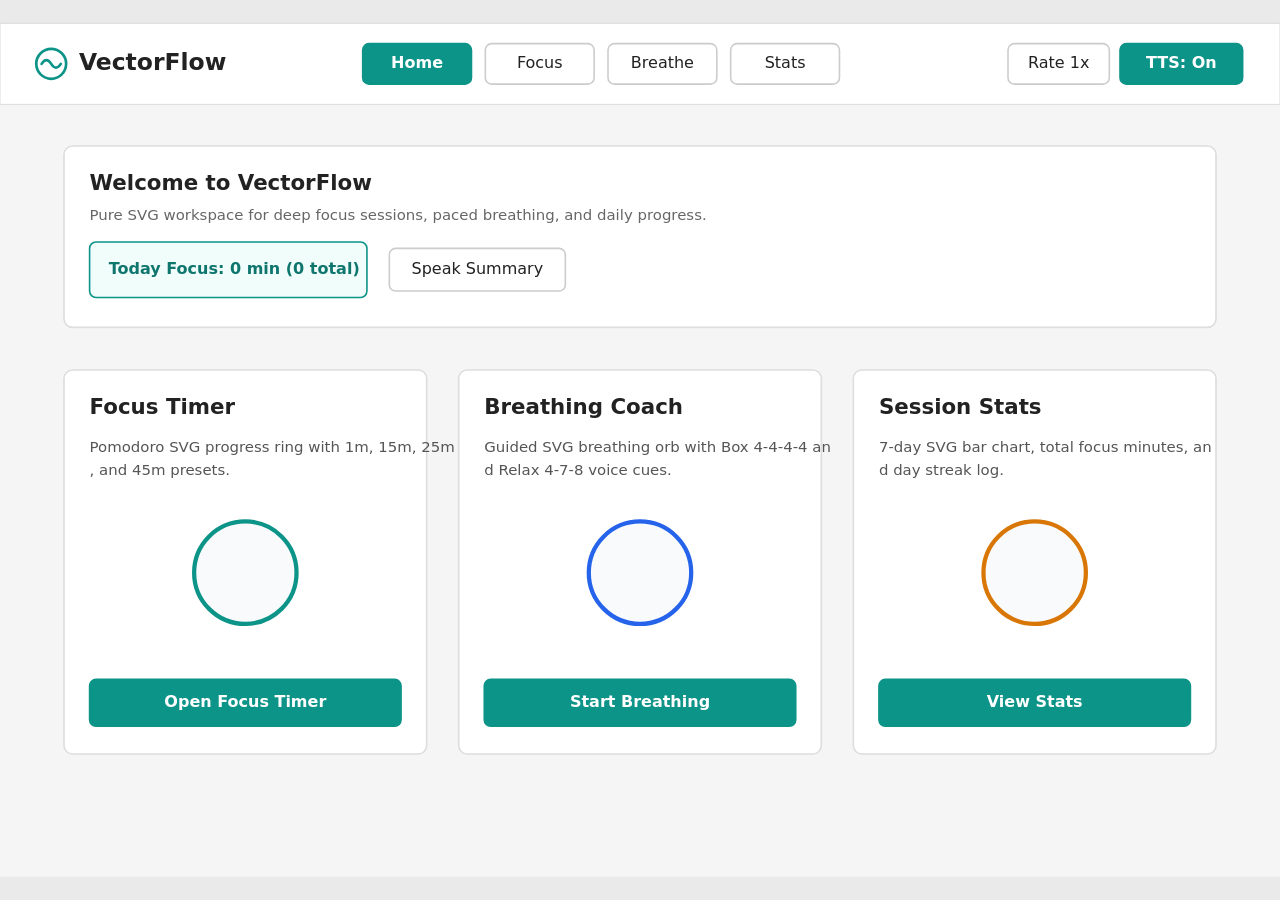
<file: index.html>
<!DOCTYPE html>
<html lang="en">
<head>
  <meta charset="UTF-8">
  <meta name="viewport" content="width=device-width, initial-scale=1.0">
  <title>VectorFlow</title>
  <link rel="stylesheet" href="styles.css">
</head>
<body>
  <svg id="app-svg" viewBox="0 0 1200 800" preserveAspectRatio="xMidYMid meet">
    <rect x="0" y="0" width="1200" height="800" fill="#f5f5f5"></rect>
    <g id="nav-bar"></g>
    <g id="view-container"></g>
  </svg>
  <script type="module" src="js/main.js"></script>
</body>
</html>
</file>
<file: styles.css>
* {
  box-sizing: border-box;
  margin: 0;
  padding: 0;
}

html, body {
  width: 100%;
  height: 100%;
  background: #eaeaea;
  font-family: system-ui, -apple-system, Arial, sans-serif;
  overflow: hidden;
}

#app-svg {
  width: 100vw;
  height: 100vh;
  display: block;
  user-select: none;
}

.svg-btn {
  cursor: pointer;
}

.svg-btn rect {
  transition: fill 0.15s, stroke 0.15s;
}

.svg-btn:hover rect {
  stroke: #0d9488;
}

.svg-card {
  transition: transform 0.15s;
}

.svg-card-click {
  cursor: pointer;
}

.svg-card-click:hover rect {
  stroke: #0d9488;
  stroke-width: 2;
}

.ring-progress {
  transition: stroke-dashoffset 0.35s linear;
}

.breathe-orb {
  transition: r 0.25s linear, fill 0.25s ease;
}
</file>
